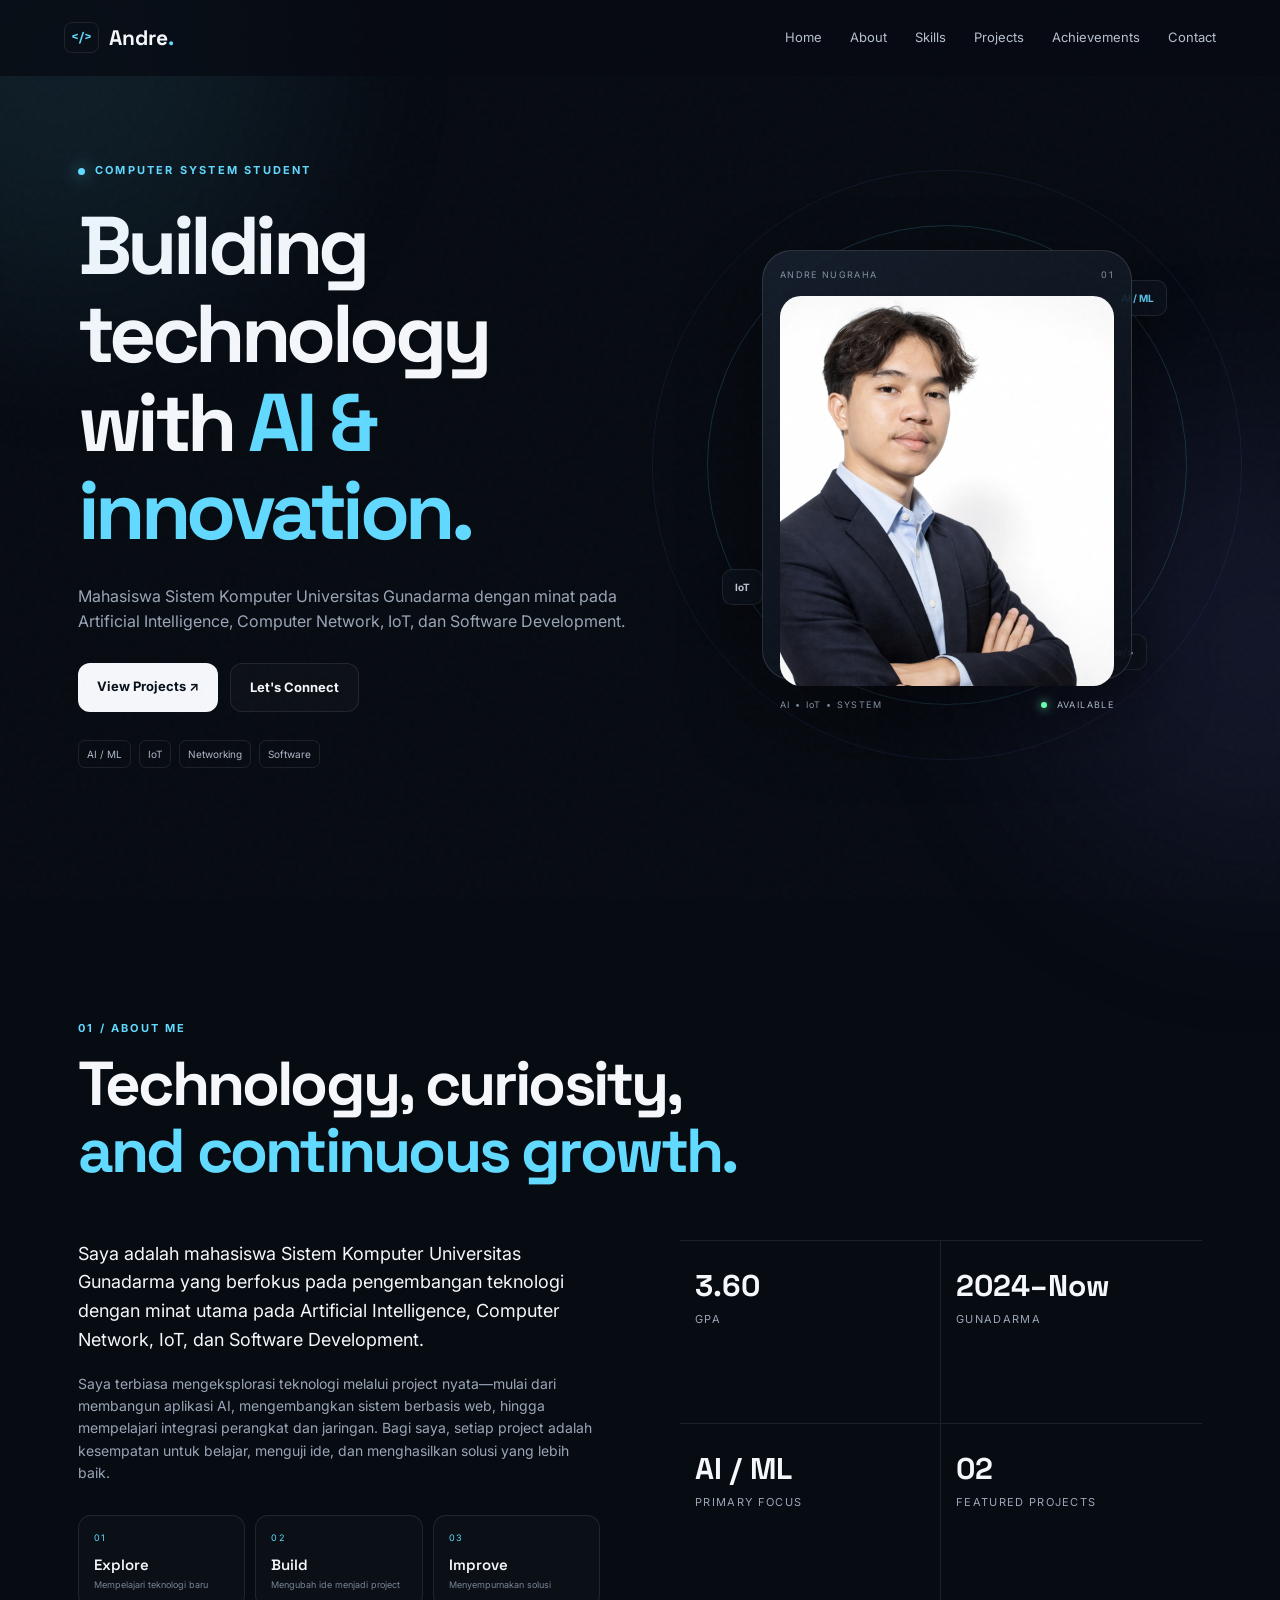
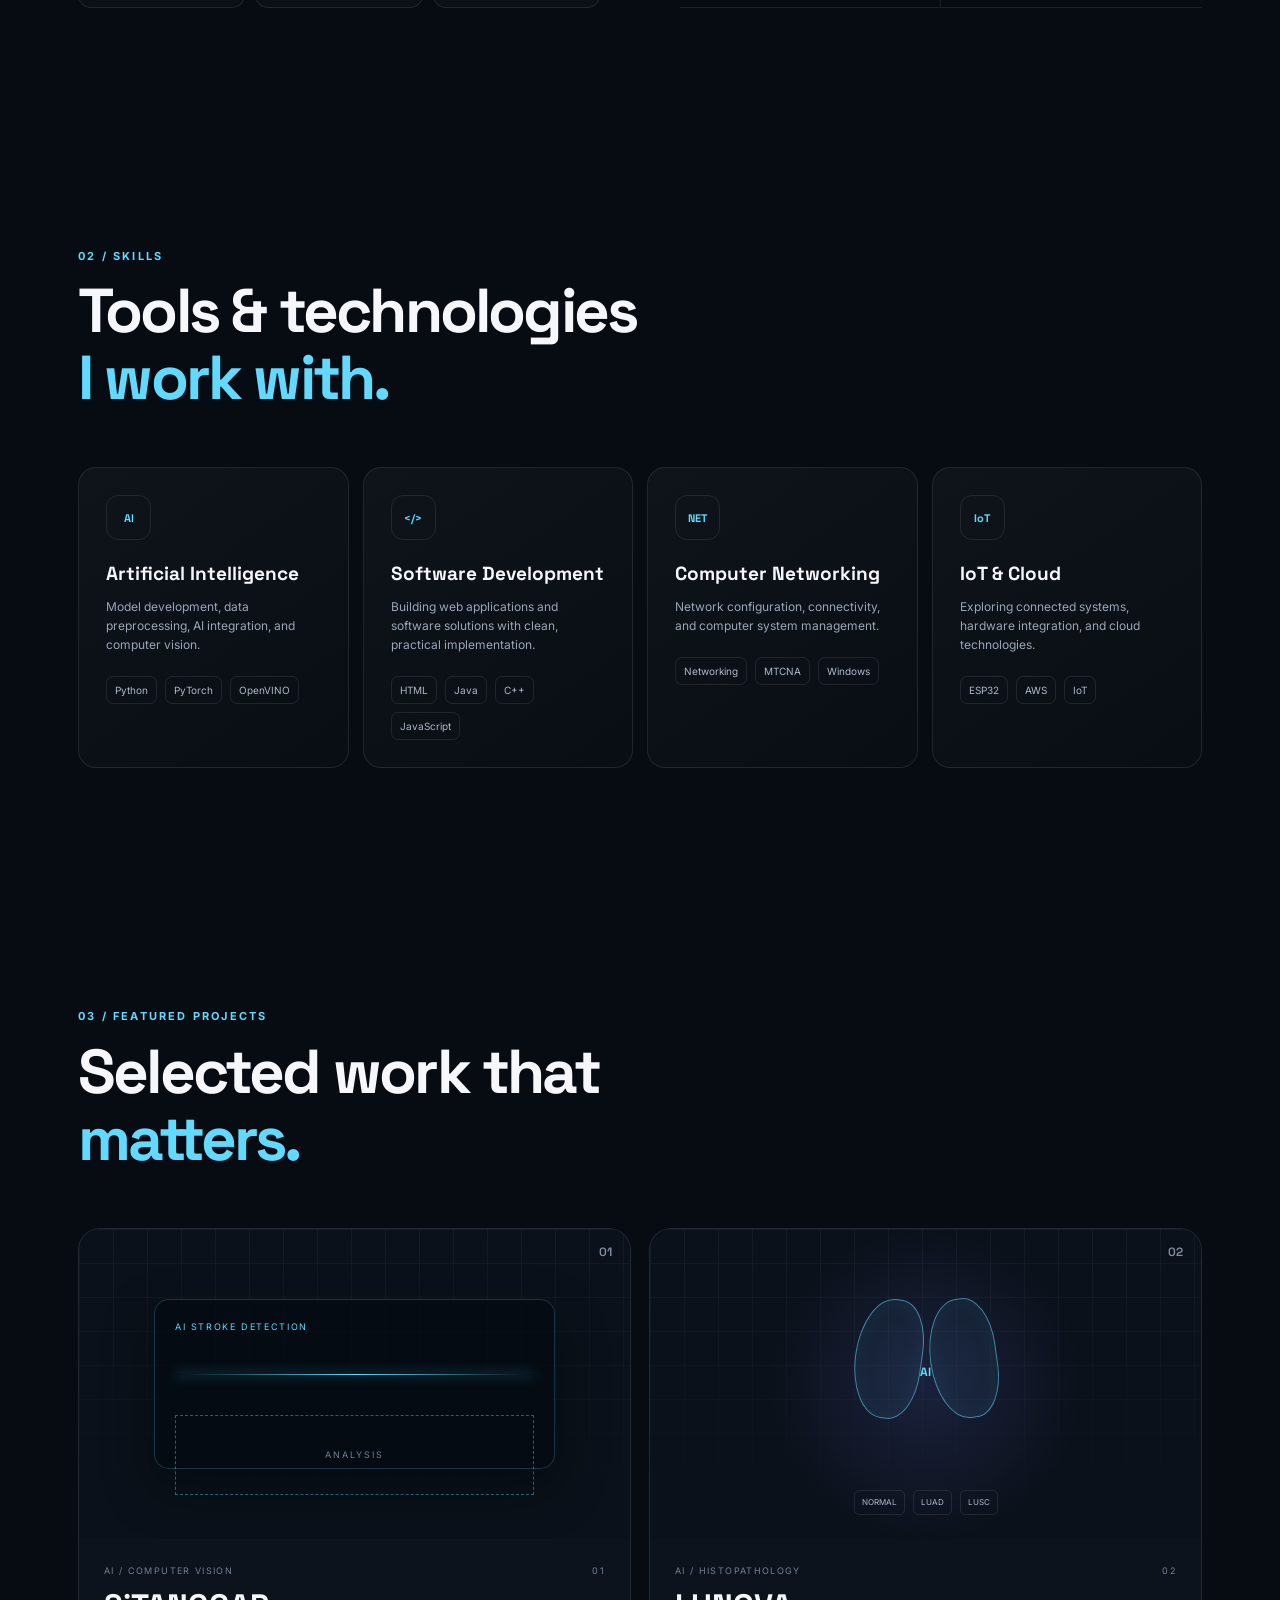
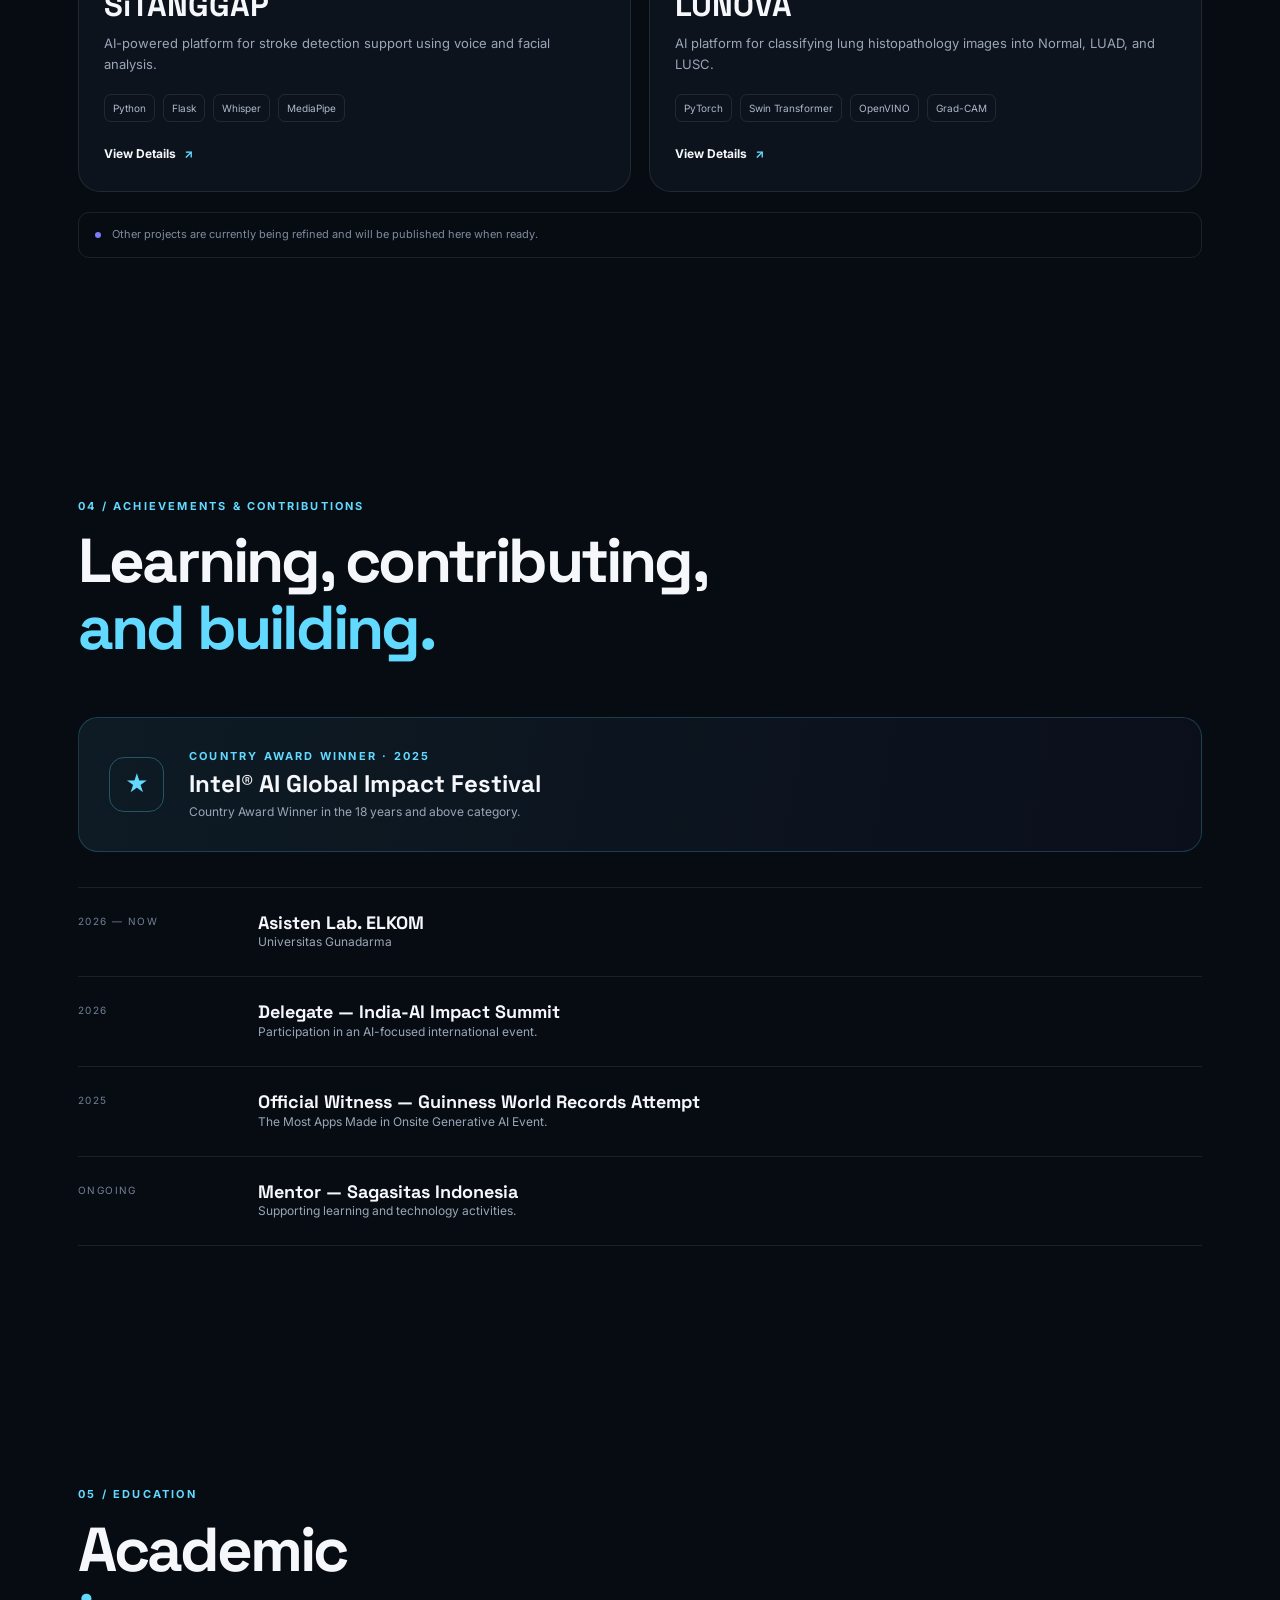
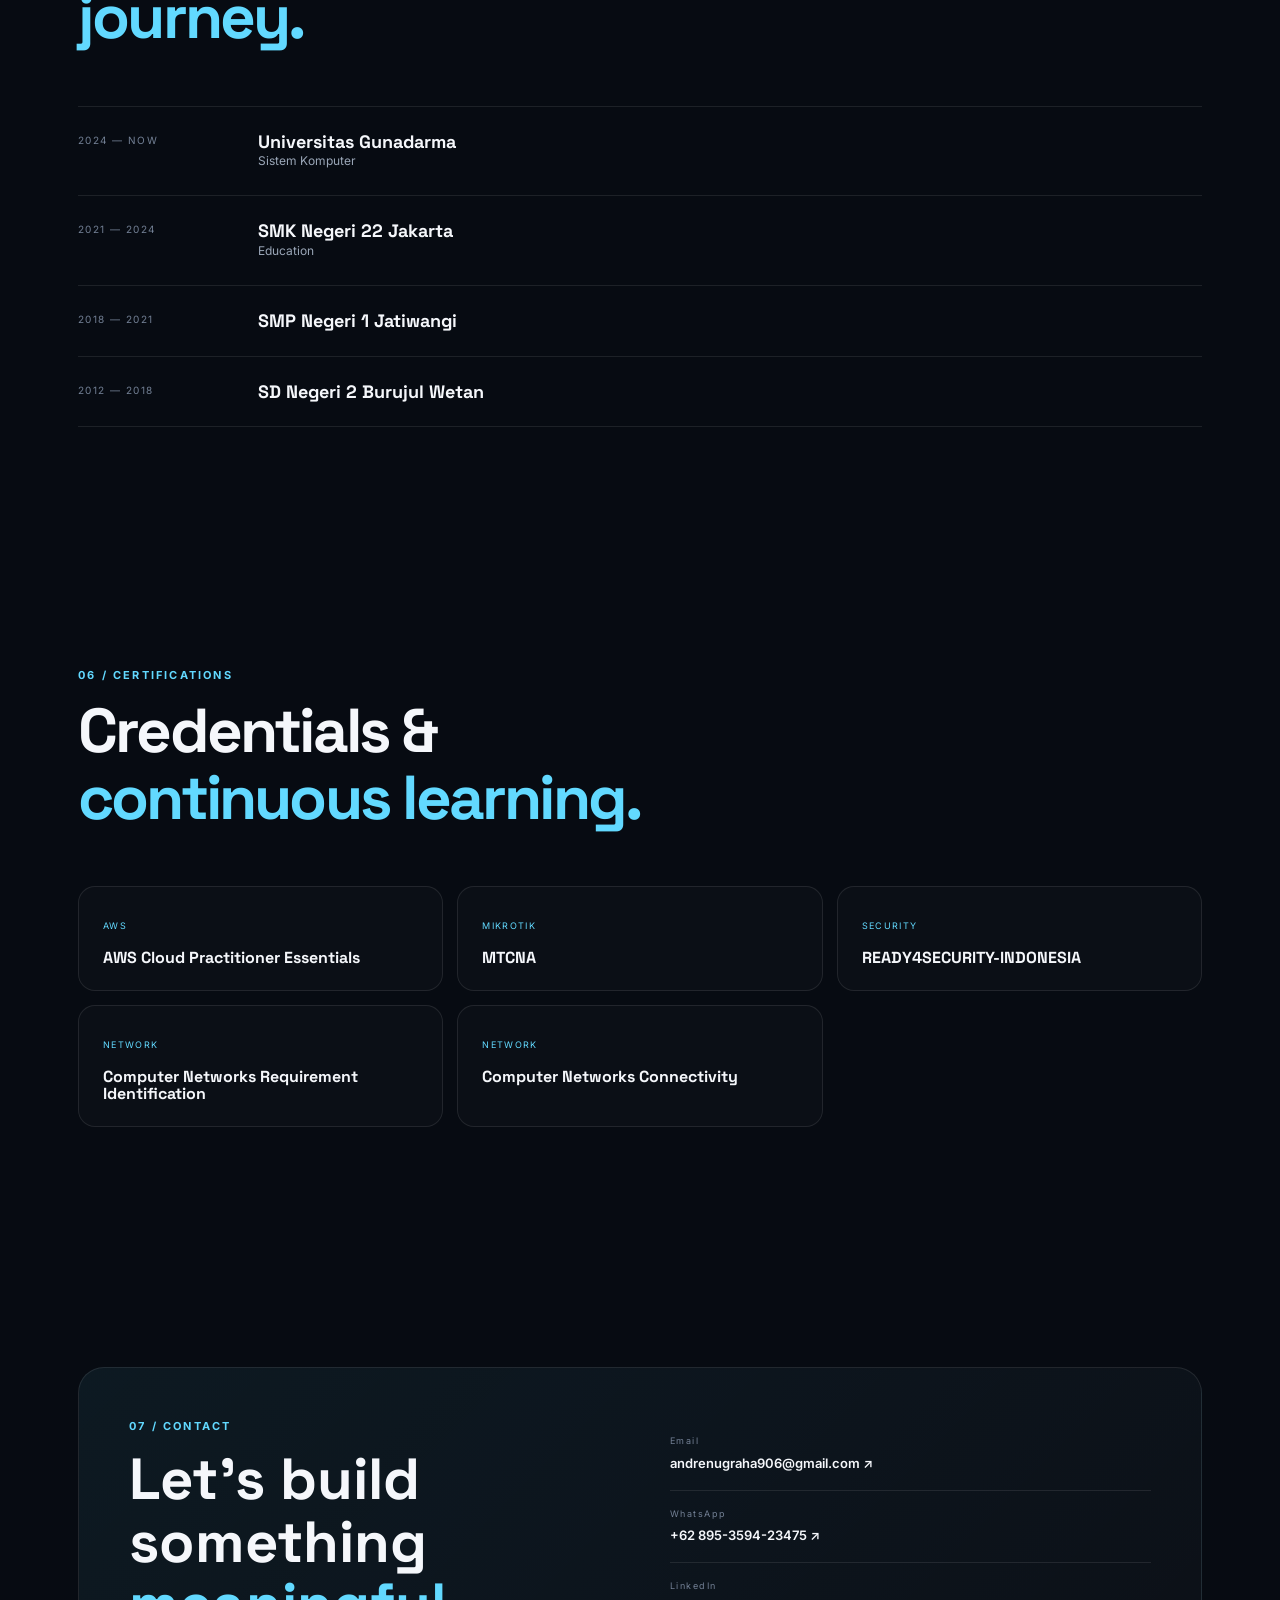
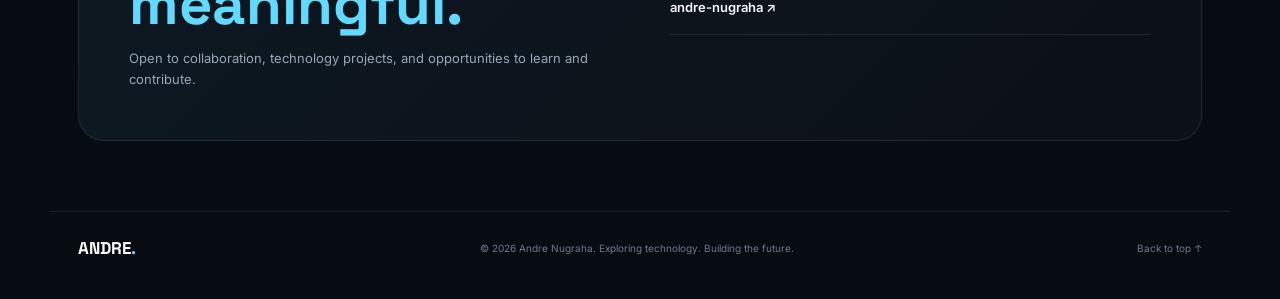
<file: index.html>
<!DOCTYPE html>
<html lang="id">
<head>
  <meta charset="UTF-8">
  <meta name="viewport" content="width=device-width, initial-scale=1.0">
  <meta name="description" content="Portfolio Andre Nugraha — Computer System Student focused on AI, IoT, networking, and software development.">
  <meta name="author" content="Andre Nugraha">
  <title>Andre Nugraha | Computer System Student</title>
  <link rel="preconnect" href="https://fonts.googleapis.com">
  <link rel="preconnect" href="https://fonts.gstatic.com" crossorigin>
  <link href="https://fonts.googleapis.com/css2?family=Inter:wght@400;500;600;700;800&family=Space+Grotesk:wght@500;600;700&display=swap" rel="stylesheet">
  <link rel="stylesheet" href="assets/css/style.css">
</head>
<body>
  <div class="noise"></div>
  <div class="orb orb-a"></div>
  <div class="orb orb-b"></div>

  <header class="navbar" id="navbar">
    <a class="brand" href="#home" aria-label="Andre Nugraha home">
      <span class="brand-mark">&lt;/&gt;</span>
      <span>Andre<span class="brand-dot">.</span></span>
    </a>

    <button class="menu-toggle" id="menuToggle" aria-label="Buka menu" aria-expanded="false">
      <span></span><span></span><span></span>
    </button>

    <nav class="nav-links" id="navLinks">
      <a href="#home">Home</a>
      <a href="#about">About</a>
      <a href="#skills">Skills</a>
      <a href="#projects">Projects</a>
      <a href="#achievements">Achievements</a>
      <a href="#contact">Contact</a>
    </nav>
  </header>

  <main>
    <section class="hero section" id="home">
      <div class="hero-copy reveal">
        <div class="eyebrow"><span></span> COMPUTER SYSTEM STUDENT</div>
        <h1>Building technology<br>with <em>AI & innovation.</em></h1>
        <p class="hero-text">
          Mahasiswa Sistem Komputer Universitas Gunadarma dengan minat pada
          Artificial Intelligence, Computer Network, IoT, dan Software Development.
        </p>
        <div class="hero-actions">
          <a class="btn btn-primary" href="#projects">View Projects <span>↗</span></a>
          <a class="btn btn-ghost" href="#contact">Let's Connect</a>
        </div>
        <div class="hero-tags">
          <span>AI / ML</span><span>IoT</span><span>Networking</span><span>Software</span>
        </div>
      </div>

      <div class="hero-visual reveal">
        <div class="profile-scene" id="profileScene">
          <div class="profile-ring ring-one"></div>
          <div class="profile-ring ring-two"></div>
          <div class="profile-card">
            <div class="profile-top"><span>ANDRE NUGRAHA</span><span>01</span></div>
            <div class="profile-image-wrap">
              <img src="assets/img/profile.png" alt="Andre Nugraha" id="profileImg" class="profile-img">
            </div>
            <div class="profile-bottom">
              <span>AI • IoT • SYSTEM</span>
              <span class="status"><i></i> AVAILABLE</span>
            </div>
          </div>
          <div class="floating-badge badge-ai">AI / ML</div>
          <div class="floating-badge badge-iot">IoT</div>
          <div class="floating-badge badge-code">&lt;code/&gt;</div>
        </div>
      </div>
    </section>

    <section class="section about" id="about">
      <div class="section-heading reveal">
        <p class="section-kicker">01 / ABOUT ME</p>
        <h2>Technology, curiosity,<br><span>and continuous growth.</span></h2>
      </div>
      <div class="about-grid">
        <div class="about-copy reveal">
          <p>
            Saya adalah mahasiswa Sistem Komputer Universitas Gunadarma yang berfokus
            pada pengembangan teknologi dengan minat utama pada Artificial Intelligence,
            Computer Network, IoT, dan Software Development.
          </p>
          <p class="muted">
            Saya terbiasa mengeksplorasi teknologi melalui project nyata—mulai dari
            membangun aplikasi AI, mengembangkan sistem berbasis web, hingga mempelajari
            integrasi perangkat dan jaringan. Bagi saya, setiap project adalah kesempatan
            untuk belajar, menguji ide, dan menghasilkan solusi yang lebih baik.
          </p>
          <div class="about-focus">
            <div><span>01</span><strong>Explore</strong><small>Mempelajari teknologi baru</small></div>
            <div><span>02</span><strong>Build</strong><small>Mengubah ide menjadi project</small></div>
            <div><span>03</span><strong>Improve</strong><small>Menyempurnakan solusi</small></div>
          </div>
        </div>
        <div class="stats reveal">
          <div class="stat"><strong>3.60</strong><span>GPA</span></div>
          <div class="stat"><strong>2024–Now</strong><span>Gunadarma</span></div>
          <div class="stat"><strong>AI / ML</strong><span>Primary Focus</span></div>
          <div class="stat"><strong>02</strong><span>Featured Projects</span></div>
        </div>
      </div>
    </section>

    <section class="section" id="skills">
      <div class="section-heading reveal">
        <p class="section-kicker">02 / SKILLS</p>
        <h2>Tools & technologies<br><span>I work with.</span></h2>
      </div>
      <div class="skills-grid">
        <article class="skill-card reveal">
          <div class="skill-icon">AI</div>
          <h3>Artificial Intelligence</h3>
          <p>Model development, data preprocessing, AI integration, and computer vision.</p>
          <div class="chips"><span>Python</span><span>PyTorch</span><span>OpenVINO</span></div>
        </article>
        <article class="skill-card reveal">
          <div class="skill-icon">&lt;/&gt;</div>
          <h3>Software Development</h3>
          <p>Building web applications and software solutions with clean, practical implementation.</p>
          <div class="chips"><span>HTML</span><span>Java</span><span>C++</span><span>JavaScript</span></div>
        </article>
        <article class="skill-card reveal">
          <div class="skill-icon">NET</div>
          <h3>Computer Networking</h3>
          <p>Network configuration, connectivity, and computer system management.</p>
          <div class="chips"><span>Networking</span><span>MTCNA</span><span>Windows</span></div>
        </article>
        <article class="skill-card reveal">
          <div class="skill-icon">IoT</div>
          <h3>IoT & Cloud</h3>
          <p>Exploring connected systems, hardware integration, and cloud technologies.</p>
          <div class="chips"><span>ESP32</span><span>AWS</span><span>IoT</span></div>
        </article>
      </div>
    </section>

    <section class="section projects-section" id="projects">
      <div class="section-heading reveal">
        <p class="section-kicker">03 / FEATURED PROJECTS</p>
        <h2>Selected work that<br><span>matters.</span></h2>
      </div>

      <div class="projects-grid">
        <article class="project-card reveal">
          <div class="project-visual sitanggap-visual">
            <div class="project-grid"></div>
            <div class="project-ui">
              <div class="mini-label">AI STROKE DETECTION</div>
              <div class="pulse-line"></div>
              <div class="scan-box"><span>ANALYSIS</span></div>
            </div>
            <span class="project-number">01</span>
          </div>
          <div class="project-content">
            <div class="project-meta"><span>AI / COMPUTER VISION</span><span>01</span></div>
            <h3>SiTANGGAP</h3>
            <p>AI-powered platform for stroke detection support using voice and facial analysis.</p>
            <div class="project-tech"><span>Python</span><span>Flask</span><span>Whisper</span><span>MediaPipe</span></div>
            <button class="project-link" data-project="sitanggap">View Details <span>↗</span></button>
          </div>
        </article>

        <article class="project-card reveal">
          <div class="project-visual lunova-visual">
            <div class="project-grid"></div>
            <div class="lung-mark">
              <div class="lung-left"></div><div class="lung-right"></div>
              <span>AI</span>
            </div>
            <div class="class-labels"><span>NORMAL</span><span>LUAD</span><span>LUSC</span></div>
            <span class="project-number">02</span>
          </div>
          <div class="project-content">
            <div class="project-meta"><span>AI / HISTOPATHOLOGY</span><span>02</span></div>
            <h3>LUNOVA</h3>
            <p>AI platform for classifying lung histopathology images into Normal, LUAD, and LUSC.</p>
            <div class="project-tech"><span>PyTorch</span><span>Swin Transformer</span><span>OpenVINO</span><span>Grad-CAM</span></div>
            <button class="project-link" data-project="lunova">View Details <span>↗</span></button>
          </div>
        </article>
      </div>

      <div class="projects-note reveal">
        <span class="note-dot"></span>
        Other projects are currently being refined and will be published here when ready.
      </div>
    </section>

    <section class="section timeline-section" id="achievements">
      <div class="section-heading reveal">
        <p class="section-kicker">04 / ACHIEVEMENTS & CONTRIBUTIONS</p>
        <h2>Learning, contributing,<br><span>and building.</span></h2>
      </div>

      <div class="featured-achievement reveal">
        <div class="award-mark">★</div>
        <div>
          <p class="award-label">COUNTRY AWARD WINNER · 2025</p>
          <h3>Intel® AI Global Impact Festival</h3>
          <p>Country Award Winner in the 18 years and above category.</p>
        </div>
      </div>

      <div class="timeline">
        <div class="timeline-item reveal"><span class="time">2026 — NOW</span><div><h3>Asisten Lab. ELKOM</h3><p>Universitas Gunadarma</p></div></div>
        <div class="timeline-item reveal"><span class="time">2026</span><div><h3>Delegate — India-AI Impact Summit</h3><p>Participation in an AI-focused international event.</p></div></div>
        <div class="timeline-item reveal"><span class="time">2025</span><div><h3>Official Witness — Guinness World Records Attempt</h3><p>The Most Apps Made in Onsite Generative AI Event.</p></div></div>
        <div class="timeline-item reveal"><span class="time">ONGOING</span><div><h3>Mentor — Sagasitas Indonesia</h3><p>Supporting learning and technology activities.</p></div></div>
      </div>
    </section>

    <section class="section education-section" id="education">
      <div class="section-heading reveal">
        <p class="section-kicker">05 / EDUCATION</p>
        <h2>Academic<br><span>journey.</span></h2>
      </div>
      <div class="education-list">
        <div class="edu-item reveal"><span>2024 — NOW</span><div><h3>Universitas Gunadarma</h3><p>Sistem Komputer</p></div></div>
        <div class="edu-item reveal"><span>2021 — 2024</span><div><h3>SMK Negeri 22 Jakarta</h3><p>Education</p></div></div>
        <div class="edu-item reveal"><span>2018 — 2021</span><div><h3>SMP Negeri 1 Jatiwangi</h3></div></div>
        <div class="edu-item reveal"><span>2012 — 2018</span><div><h3>SD Negeri 2 Burujul Wetan</h3></div></div>
      </div>
    </section>

    <section class="section cert-section" id="certifications">
      <div class="section-heading reveal">
        <p class="section-kicker">06 / CERTIFICATIONS</p>
        <h2>Credentials &<br><span>continuous learning.</span></h2>
      </div>
      <div class="cert-grid">
        <div class="cert-card reveal"><span>AWS</span><h3>AWS Cloud Practitioner Essentials</h3></div>
        <div class="cert-card reveal"><span>MIKROTIK</span><h3>MTCNA</h3></div>
        <div class="cert-card reveal"><span>SECURITY</span><h3>READY4SECURITY-INDONESIA</h3></div>
        <div class="cert-card reveal"><span>NETWORK</span><h3>Computer Networks Requirement Identification</h3></div>
        <div class="cert-card reveal"><span>NETWORK</span><h3>Computer Networks Connectivity</h3></div>
      </div>
    </section>

    <section class="section contact-section" id="contact">
      <div class="contact-card reveal">
        <div>
          <p class="section-kicker">07 / CONTACT</p>
          <h2>Let's build something<br><span>meaningful.</span></h2>
          <p class="contact-copy">Open to collaboration, technology projects, and opportunities to learn and contribute.</p>
        </div>
        <div class="contact-links">
          <a href="mailto:andrenugraha906@gmail.com"><span>Email</span><strong>andrenugraha906@gmail.com ↗</strong></a>
          <a href="https://wa.me/62895359423475" target="_blank" rel="noopener noreferrer"><span>WhatsApp</span><strong>+62 895-3594-23475 ↗</strong></a>
          <a href="https://www.linkedin.com/in/andre-nugraha" target="_blank" rel="noopener noreferrer"><span>LinkedIn</span><strong>andre-nugraha ↗</strong></a>
        </div>
      </div>
    </section>
  </main>

  <footer class="footer">
    <div>ANDRE<span class="brand-dot">.</span></div>
    <p>© 2026 Andre Nugraha. Exploring technology. Building the future.</p>
    <a href="#home">Back to top ↑</a>
  </footer>

  <div class="modal" id="projectModal" aria-hidden="true">
    <div class="modal-backdrop" data-close-modal></div>
    <div class="modal-box" role="dialog" aria-modal="true" aria-labelledby="modalTitle">
      <button class="modal-close" data-close-modal aria-label="Tutup">×</button>
      <p class="section-kicker" id="modalKicker"></p>
      <h2 id="modalTitle"></h2>
      <p id="modalDescription"></p>
      <div class="modal-tech" id="modalTech"></div>
      <div class="modal-note" id="modalNote"></div>
    </div>
  </div>

  <script src="assets/js/script.js"></script>
</body>
</html>
</file>
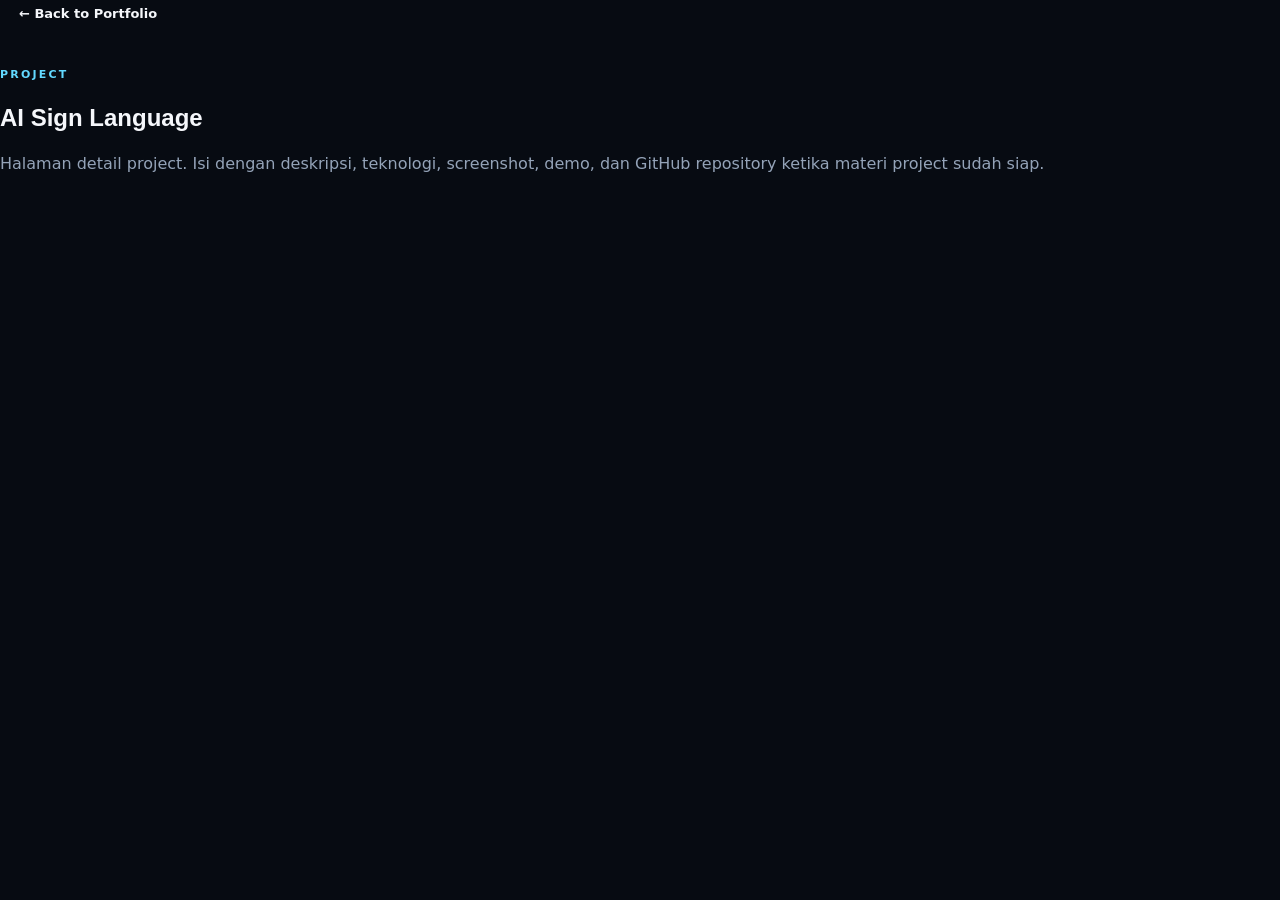
<file: projects/sign-language.html>
<!DOCTYPE html>
<html lang="id"><head><meta charset="UTF-8"><meta name="viewport" content="width=device-width,initial-scale=1.0"><title>AI Sign Language | Andre Nugraha</title>
<link rel="stylesheet" href="../assets/css/style.css"></head>
<body><main class="section-pad"><a class="btn secondary" href="../index.html#projects">← Back to Portfolio</a>
<div class="contact-box glass" style="margin-top:40px"><p class="eyebrow">PROJECT</p><h2>AI Sign Language</h2><p style="color:#94a3b8;margin-top:20px">Halaman detail project. Isi dengan deskripsi, teknologi, screenshot, demo, dan GitHub repository ketika materi project sudah siap.</p></div></main></body></html>
</file>
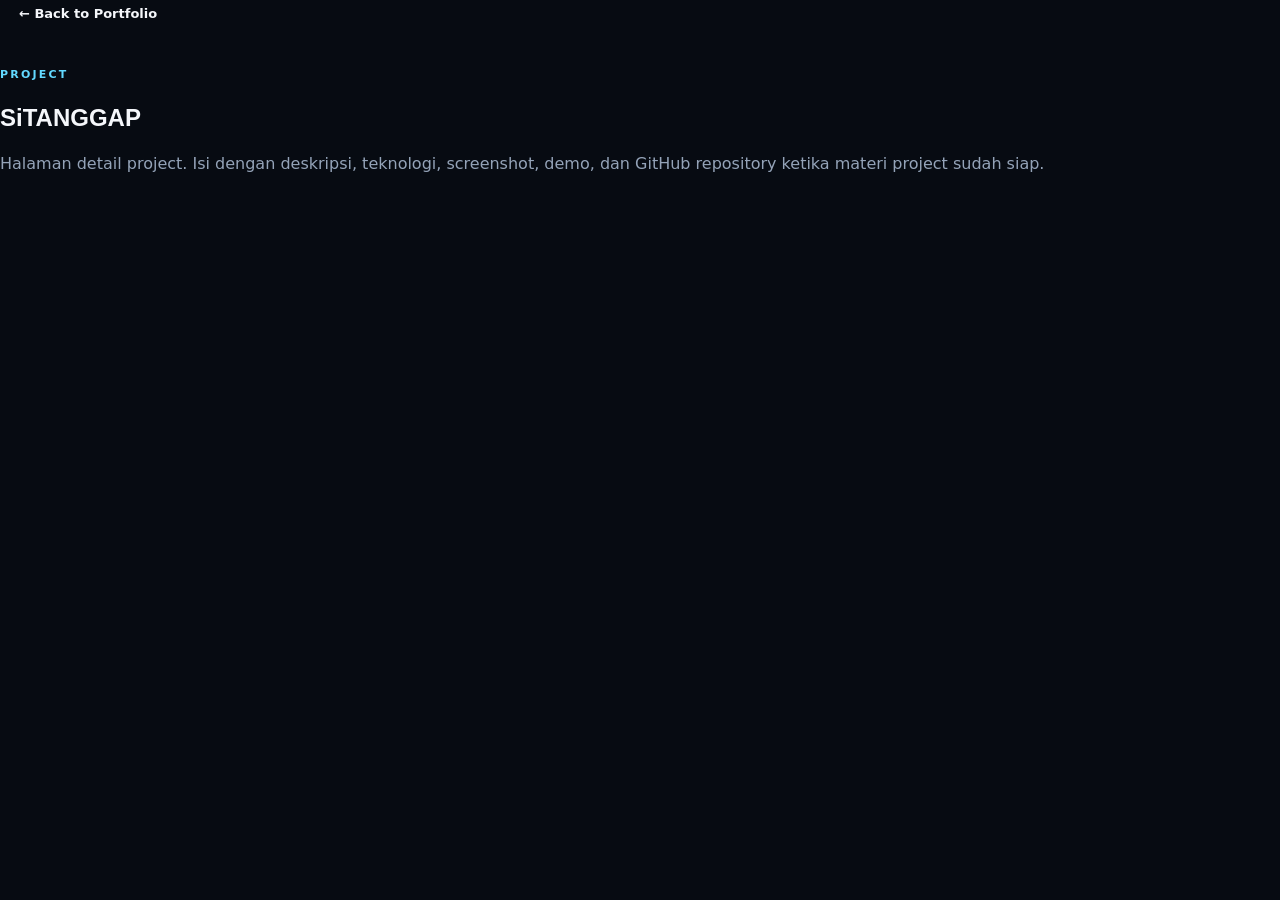
<file: projects/sitanggap.html>
<!DOCTYPE html>
<html lang="id"><head><meta charset="UTF-8"><meta name="viewport" content="width=device-width,initial-scale=1.0"><title>SiTANGGAP | Andre Nugraha</title>
<link rel="stylesheet" href="../assets/css/style.css"></head>
<body><main class="section-pad"><a class="btn secondary" href="../index.html#projects">← Back to Portfolio</a>
<div class="contact-box glass" style="margin-top:40px"><p class="eyebrow">PROJECT</p><h2>SiTANGGAP</h2><p style="color:#94a3b8;margin-top:20px">Halaman detail project. Isi dengan deskripsi, teknologi, screenshot, demo, dan GitHub repository ketika materi project sudah siap.</p></div></main></body></html>
</file>
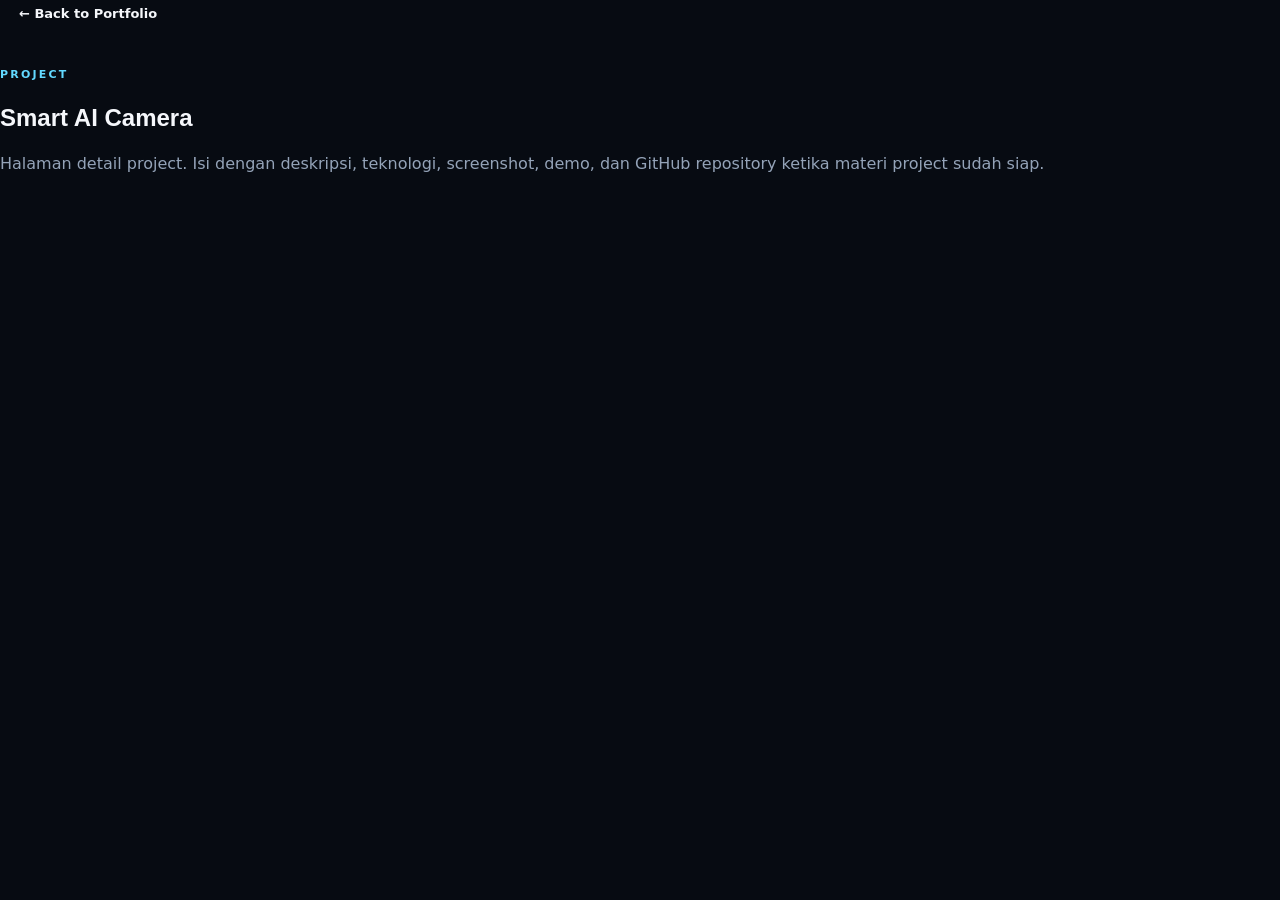
<file: projects/smart-camera.html>
<!DOCTYPE html>
<html lang="id"><head><meta charset="UTF-8"><meta name="viewport" content="width=device-width,initial-scale=1.0"><title>Smart AI Camera | Andre Nugraha</title>
<link rel="stylesheet" href="../assets/css/style.css"></head>
<body><main class="section-pad"><a class="btn secondary" href="../index.html#projects">← Back to Portfolio</a>
<div class="contact-box glass" style="margin-top:40px"><p class="eyebrow">PROJECT</p><h2>Smart AI Camera</h2><p style="color:#94a3b8;margin-top:20px">Halaman detail project. Isi dengan deskripsi, teknologi, screenshot, demo, dan GitHub repository ketika materi project sudah siap.</p></div></main></body></html>
</file>
<file: assets/css/style.css>
:root{
  --bg:#070b12;--surface:#0d131d;--surface-2:#111925;--line:rgba(255,255,255,.09);
  --text:#f5f7fb;--muted:#9aa6b7;--accent:#62d9ff;--accent-2:#7c7cff;
  --max:1180px;--radius:24px;
}
*{box-sizing:border-box;margin:0;padding:0}
html{scroll-behavior:smooth}
body{font-family:Inter,system-ui,sans-serif;background:var(--bg);color:var(--text);line-height:1.6;overflow-x:hidden}
a{text-decoration:none;color:inherit}
button{font:inherit}
.noise{position:fixed;inset:0;pointer-events:none;opacity:.035;z-index:10;background-image:url("data:image/svg+xml,%3Csvg viewBox='0 0 180 180' xmlns='http://www.w3.org/2000/svg'%3E%3Cfilter id='n'%3E%3CfeTurbulence type='fractalNoise' baseFrequency='.9' numOctaves='3' stitchTiles='stitch'/%3E%3C/filter%3E%3Crect width='100%25' height='100%25' filter='url(%23n)' opacity='.6'/%3E%3C/svg%3E")}
.orb{position:fixed;width:480px;height:480px;border-radius:50%;filter:blur(100px);opacity:.09;pointer-events:none}
.orb-a{background:var(--accent);top:-180px;left:-180px}.orb-b{background:var(--accent-2);right:-220px;top:45%}
.navbar{height:76px;position:fixed;top:0;left:0;right:0;z-index:20;display:flex;align-items:center;justify-content:space-between;padding:0 5vw;background:rgba(7,11,18,.72);border-bottom:1px solid transparent;backdrop-filter:blur(18px);transition:.3s}
.navbar.scrolled{border-color:var(--line);background:rgba(7,11,18,.9)}
.brand{display:flex;align-items:center;gap:10px;font-family:"Space Grotesk";font-size:21px;font-weight:700}
.brand-mark{font-size:13px;color:var(--accent);border:1px solid var(--line);padding:4px 6px;border-radius:8px}.brand-dot{color:var(--accent)}
.nav-links{display:flex;gap:28px;font-size:13px;color:#b7c0ce}.nav-links a{transition:.25s}.nav-links a:hover{color:var(--text)}
.menu-toggle{display:none;background:none;border:0}.menu-toggle span{display:block;width:24px;height:2px;background:#fff;margin:5px}
.section{max-width:var(--max);margin:auto;padding:120px 28px}
.hero{min-height:100vh;display:grid;grid-template-columns:1.05fr .95fr;align-items:center;gap:50px;padding-top:150px}
.eyebrow,.section-kicker,.award-label{font-size:11px;letter-spacing:.2em;color:var(--accent);font-weight:700}
.eyebrow{display:flex;gap:10px;align-items:center;margin-bottom:22px}.eyebrow span{width:7px;height:7px;border-radius:50%;background:var(--accent);box-shadow:0 0 18px var(--accent)}
h1,h2,h3{font-family:"Space Grotesk",sans-serif;line-height:1.08}
h1{font-size:clamp(48px,6.4vw,86px);letter-spacing:-.055em}h1 em,h2 span{font-style:normal;color:var(--accent)}
.hero-text{max-width:610px;color:var(--muted);font-size:16px;margin:28px 0}
.hero-actions{display:flex;gap:12px;flex-wrap:wrap}.btn{padding:13px 19px;border-radius:12px;font-size:13px;font-weight:700;transition:.25s}
.btn-primary{background:var(--text);color:#07101a}.btn-primary:hover{transform:translateY(-2px);box-shadow:0 12px 35px rgba(255,255,255,.12)}
.btn-ghost{border:1px solid var(--line);background:rgba(255,255,255,.025)}.btn-ghost:hover{border-color:rgba(98,217,255,.4)}
.hero-tags,.chips,.project-tech,.modal-tech{display:flex;gap:8px;flex-wrap:wrap}.hero-tags{margin-top:28px}.hero-tags span,.chips span,.project-tech span,.modal-tech span{font-size:10px;padding:5px 8px;border:1px solid var(--line);border-radius:7px;color:#aeb9c9}
.hero-visual{display:flex;justify-content:center;min-height:540px;align-items:center}
.profile-scene{position:relative;width:min(430px,90vw);height:500px;transform-style:preserve-3d;transition:transform .15s ease-out}
.profile-card{position:absolute;inset:35px 30px;background:linear-gradient(145deg,rgba(22,31,44,.92),rgba(9,14,22,.94));border:1px solid rgba(255,255,255,.13);border-radius:30px;padding:17px;box-shadow:0 35px 80px rgba(0,0,0,.45);transform:translateZ(30px)}
.profile-top,.profile-bottom{display:flex;justify-content:space-between;font-size:9px;letter-spacing:.15em;color:#8390a2}.profile-bottom{margin-top:12px}.profile-image-wrap{height:390px;margin-top:14px;overflow:hidden;border-radius:21px;background:linear-gradient(180deg,#1c2a3a,#0b1119)}
.profile-img{width:100%;height:100%;object-fit:cover;object-position:center top;display:block;filter:saturate(.9) contrast(1.04)}
.status{color:#a9b5c4}.status i{display:inline-block;width:6px;height:6px;background:#6dffb2;border-radius:50%;margin-right:5px;box-shadow:0 0 10px #6dffb2}
.profile-ring{position:absolute;border:1px solid rgba(98,217,255,.18);border-radius:50%;left:50%;top:50%;transform:translate(-50%,-50%)}.ring-one{width:480px;height:480px}.ring-two{width:590px;height:590px;border-color:rgba(124,124,255,.1)}
.floating-badge{position:absolute;padding:9px 12px;border:1px solid var(--line);background:rgba(12,18,28,.88);backdrop-filter:blur(10px);border-radius:10px;font-size:10px;font-weight:700;color:#dbe4ef;box-shadow:0 15px 35px rgba(0,0,0,.25)}
.badge-ai{top:65px;right:-5px;color:var(--accent)}.badge-iot{bottom:110px;left:-10px}.badge-code{bottom:45px;right:15px;color:#a9a9ff}
.section-heading{margin-bottom:55px}.section-heading h2{font-size:clamp(38px,5vw,62px);letter-spacing:-.045em;margin-top:13px}
.about-grid{display:grid;grid-template-columns:1fr 1fr;gap:80px}.about-copy{font-size:18px;max-width:620px}.about-copy .muted{color:var(--muted);font-size:14px;margin-top:18px}

.about-focus{display:grid;grid-template-columns:repeat(3,1fr);gap:10px;margin-top:30px}
.about-focus>div{padding:15px;border:1px solid var(--line);border-radius:13px;background:rgba(255,255,255,.02)}
.about-focus span{display:block;font-size:9px;letter-spacing:.14em;color:var(--accent);margin-bottom:10px}
.about-focus strong{display:block;font:600 15px "Space Grotesk";margin-bottom:4px}
.about-focus small{display:block;color:#778497;font-size:9px;line-height:1.5}
.stats{display:grid;grid-template-columns:1fr 1fr;border-top:1px solid var(--line)}.stat{padding:25px 15px;border-bottom:1px solid var(--line)}.stat:nth-child(odd){border-right:1px solid var(--line)}.stat strong{display:block;font:700 30px "Space Grotesk";color:var(--text)}.stat span{font-size:11px;color:var(--muted);text-transform:uppercase;letter-spacing:.12em}
.skills-grid{display:grid;grid-template-columns:repeat(4,1fr);gap:14px}.skill-card{padding:27px;border:1px solid var(--line);background:linear-gradient(145deg,rgba(255,255,255,.035),rgba(255,255,255,.012));border-radius:18px;min-height:260px;transition:.3s}.skill-card:hover,.cert-card:hover{transform:translateY(-5px);border-color:rgba(98,217,255,.25)}.skill-icon{width:45px;height:45px;border:1px solid var(--line);border-radius:12px;display:grid;place-items:center;font:700 11px "Space Grotesk";color:var(--accent);margin-bottom:24px}.skill-card h3{font-size:19px}.skill-card p{font-size:12px;color:var(--muted);margin:12px 0 22px}
.projects-grid{display:grid;grid-template-columns:1fr 1fr;gap:18px}.project-card{border:1px solid var(--line);background:var(--surface);border-radius:22px;overflow:hidden;transition:.3s}.project-card:hover{transform:translateY(-6px);border-color:rgba(98,217,255,.28);box-shadow:0 25px 70px rgba(0,0,0,.25)}
.project-visual{height:310px;position:relative;overflow:hidden;background:#0a111a}.project-grid{position:absolute;inset:0;background-image:linear-gradient(rgba(255,255,255,.04) 1px,transparent 1px),linear-gradient(90deg,rgba(255,255,255,.04) 1px,transparent 1px);background-size:34px 34px;mask-image:linear-gradient(to bottom,#000,transparent)}
.project-number{position:absolute;right:18px;top:15px;font:600 12px "Space Grotesk";color:#8390a2}.project-ui{position:absolute;inset:70px 75px;border:1px solid rgba(98,217,255,.2);border-radius:15px;background:rgba(4,10,17,.72);padding:20px;box-shadow:0 20px 50px rgba(0,0,0,.35)}.mini-label{font-size:9px;letter-spacing:.18em;color:var(--accent)}.pulse-line{height:1px;background:linear-gradient(90deg,transparent,var(--accent),transparent);margin:40px 0;box-shadow:0 0 12px var(--accent)}.scan-box{height:80px;border:1px dashed rgba(98,217,255,.4);display:grid;place-items:center;color:#718095;font-size:9px;letter-spacing:.2em}
.lunova-visual{background:radial-gradient(circle at 50% 50%,rgba(124,124,255,.15),transparent 50%),#0a111a}.lung-mark{position:absolute;left:50%;top:46%;transform:translate(-50%,-50%);width:160px;height:145px;display:flex;justify-content:center;gap:8px}.lung-left,.lung-right{width:67px;height:120px;border:1px solid rgba(98,217,255,.55);border-radius:55% 45% 45% 55%;background:rgba(98,217,255,.05);box-shadow:inset 0 0 25px rgba(98,217,255,.06)}.lung-left{transform:rotate(8deg)}.lung-right{transform:rotate(-8deg)}.lung-mark span{position:absolute;top:45%;font:700 12px "Space Grotesk";color:var(--accent)}.class-labels{position:absolute;bottom:24px;left:0;right:0;display:flex;justify-content:center;gap:8px}.class-labels span{font-size:8px;padding:5px 7px;border:1px solid var(--line);color:#aeb9c9;border-radius:5px}
.project-content{padding:25px}.project-meta{display:flex;justify-content:space-between;font-size:9px;letter-spacing:.15em;color:#738095}.project-content h3{font-size:31px;margin:11px 0}.project-content p{font-size:13px;color:var(--muted);min-height:43px}.project-tech{margin:18px 0}.project-link{border:0;background:none;color:var(--text);font-size:12px;font-weight:700;cursor:pointer;padding:0}.project-link span{color:var(--accent);margin-left:5px}.projects-note{margin-top:20px;padding:13px 16px;border:1px solid var(--line);border-radius:11px;color:#7f8b9d;font-size:11px}.note-dot{display:inline-block;width:6px;height:6px;border-radius:50%;background:#7c7cff;margin-right:8px}
.featured-achievement{display:flex;gap:25px;align-items:center;padding:30px;border:1px solid rgba(98,217,255,.2);background:linear-gradient(100deg,rgba(98,217,255,.08),rgba(124,124,255,.04));border-radius:20px;margin-bottom:35px}.award-mark{width:55px;height:55px;display:grid;place-items:center;border:1px solid rgba(98,217,255,.3);border-radius:15px;color:var(--accent);font-size:23px}.featured-achievement h3{font-size:24px;margin:5px 0}.featured-achievement p:last-child{color:var(--muted);font-size:12px}
.timeline,.education-list{border-top:1px solid var(--line)}.timeline-item,.edu-item{display:grid;grid-template-columns:180px 1fr;padding:25px 0;border-bottom:1px solid var(--line)}.time,.edu-item>span{font-size:10px;letter-spacing:.14em;color:#738095}.timeline-item h3,.edu-item h3{font-size:18px}.timeline-item p,.edu-item p{font-size:12px;color:var(--muted)}
.cert-grid{display:grid;grid-template-columns:repeat(3,1fr);gap:14px}.cert-card{padding:24px;border:1px solid var(--line);border-radius:17px;background:rgba(255,255,255,.02);transition:.3s}.cert-card span{font-size:9px;letter-spacing:.15em;color:var(--accent)}.cert-card h3{font-size:16px;margin-top:12px}
.contact-section{padding-bottom:70px}.contact-card{display:grid;grid-template-columns:1fr 1fr;gap:60px;padding:50px;border:1px solid var(--line);border-radius:26px;background:linear-gradient(135deg,rgba(98,217,255,.07),rgba(255,255,255,.025))}
.contact-card h2{font-size:clamp(38px,5vw,58px);margin:12px 0}.contact-copy{color:var(--muted);font-size:13px;max-width:480px}.contact-links{display:flex;flex-direction:column}.contact-links a{padding:16px 0;border-bottom:1px solid var(--line);display:flex;flex-direction:column;gap:4px}.contact-links span{font-size:9px;color:#738095;letter-spacing:.16em}.contact-links strong{font-size:13px;font-weight:600}
.footer{max-width:var(--max);margin:auto;padding:25px 28px 40px;border-top:1px solid var(--line);display:flex;justify-content:space-between;align-items:center;font-size:10px;color:#6e7a8c}.footer>div{font:700 17px "Space Grotesk";color:#fff}.footer a:hover{color:var(--accent)}
.modal{position:fixed;inset:0;z-index:50;display:none;align-items:center;justify-content:center;padding:25px}.modal.open{display:flex}.modal-backdrop{position:absolute;inset:0;background:rgba(2,5,9,.78);backdrop-filter:blur(12px)}.modal-box{position:relative;width:min(650px,100%);padding:38px;border:1px solid rgba(255,255,255,.13);border-radius:24px;background:#0c131e;box-shadow:0 35px 100px rgba(0,0,0,.55)}.modal-close{position:absolute;right:18px;top:14px;border:0;background:none;color:#9aa6b7;font-size:28px;cursor:pointer}.modal-box h2{font-size:42px;margin:10px 0}.modal-box>p:not(.section-kicker){color:var(--muted);font-size:14px}.modal-tech{margin:24px 0}.modal-note{padding:13px;border:1px solid var(--line);border-radius:10px;color:#8b98aa;font-size:11px}
.reveal{opacity:0;transform:translateY(22px);transition:opacity .7s ease,transform .7s ease}.reveal.visible{opacity:1;transform:none}
@media(max-width:900px){.nav-links{gap:15px}.hero{grid-template-columns:1fr}.hero-visual{min-height:500px}.skills-grid{grid-template-columns:1fr 1fr}.about-grid,.contact-card{grid-template-columns:1fr}.projects-grid{grid-template-columns:1fr}.cert-grid{grid-template-columns:1fr 1fr}}
@media(max-width:680px){.navbar{padding:0 20px}.menu-toggle{display:block}.nav-links{display:none;position:absolute;top:76px;left:14px;right:14px;flex-direction:column;gap:0;background:#0b111a;border:1px solid var(--line);border-radius:15px;padding:8px}.nav-links.open{display:flex}.nav-links a{padding:12px;border-bottom:1px solid var(--line)}.nav-links a:last-child{border:0}.section{padding:90px 20px}.hero{padding-top:125px}.hero-visual{min-height:450px}.profile-scene{height:430px}.profile-card{inset:30px 20px}.profile-image-wrap{height:330px}.ring-one{width:390px;height:390px}.ring-two{width:470px;height:470px}.floating-badge{display:none}.skills-grid,.cert-grid{grid-template-columns:1fr}.timeline-item,.edu-item{grid-template-columns:1fr;gap:8px}.featured-achievement{align-items:flex-start;padding:22px}.contact-card{padding:28px}.footer{flex-direction:column;gap:12px;text-align:center}.project-visual{height:260px}.project-ui{inset:55px 45px}}

@media(max-width:680px){.about-focus{grid-template-columns:1fr}.about-copy{font-size:16px}}
</file>
